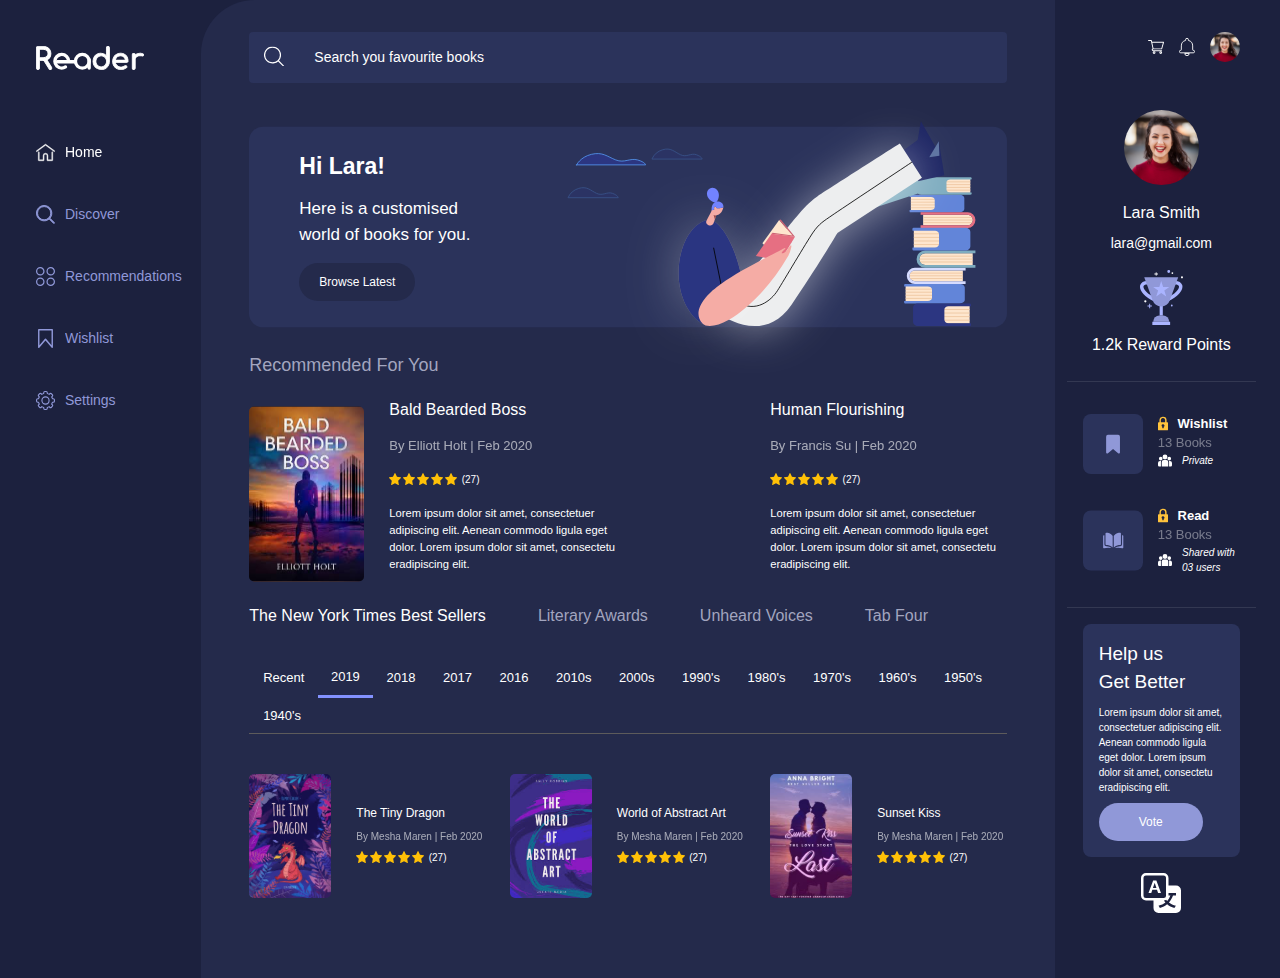
<file: index.html>
<!DOCTYPE html>
<html lang="en" dir="ltr">
  <head>
    <meta charset="UTF-8" />
    <meta name="viewport" content="width=device-width, initial-scale=1.0" />
    <title>Reader - Home</title>
    <link rel="icon" href="assets/imgs/head-logo.png" type="image/png" />

    <!-- Bootstrap CSS -->
    <link
      href="https://cdn.jsdelivr.net/npm/bootstrap@5.3.3/dist/css/bootstrap.min.css"
      rel="stylesheet"
      integrity="sha384-QWTKZyjpPEjISv5WaRU9OFeRpok6YctnYmDr5pNlyT2bRjXh0JMhjY6hW+ALEwIH"
      crossorigin="anonymous"
    />

    <!-- Custom CSS -->
    <link rel="stylesheet" href="style/style.css" />
  </head>
  <body>
    <div class="wss_dashboard p-0">
      <div class="row align-items-baseline w-100">
        <!-- Sidebar -->
        <aside class="col-md-2 wss_sidebar p-5 py-3">
          <header aria-label="Sidebar Header">
            <img
              src="assets/imgs/logo.svg"
              alt="Reader Logo"
              class="wss_img-logo"
            />
          </header>

          <nav
            class="mt-5 pt-3 sidebar-nav d-none d-lg-block d-xl-block"
            aria-label="Sidebar Navigation"
          >
            <ul class="nav flex-column">
              <li class="nav-item wss_nav-item">
                <a class="nav-link active" href="#">
                  <img
                    src="assets/imgs/home.svg"
                    alt="home"
                    width="19"
                    height="19"
                  />
                  <span class="d-none d-xxl-block d-xl-block d-lg-block"
                    >Home</span
                  >
                </a>
              </li>
              <li class="nav-item wss_nav-item">
                <a class="nav-link" href="#">
                  <img
                    src="assets/imgs/discover.svg"
                    alt="discover"
                    width="19"
                    height="19"
                  />
                  <span class="d-none d-xxl-block d-xl-block d-lg-block"
                    >Discover</span
                  >
                </a>
              </li>
              <li class="nav-item wss_nav-item">
                <a class="nav-link" href="#">
                  <img
                    src="assets/imgs/recommendations.svg"
                    alt="recommendations"
                    width="19"
                    height="19"
                  />
                  <span class="d-none d-xxl-block d-xl-block d-lg-block"
                    >Recommendations</span
                  >
                </a>
              </li>
              <li class="nav-item wss_nav-item">
                <a class="nav-link" href="#">
                  <img
                    src="assets/imgs/wishlist.svg"
                    alt="wishlist"
                    width="19"
                    height="19"
                  />
                  <span class="d-none d-xxl-block d-xl-block d-lg-block"
                    >Wishlist</span
                  >
                </a>
              </li>
              <li class="nav-item wss_nav-item">
                <a class="nav-link" href="#">
                  <img
                    src="assets/imgs/settings.svg"
                    alt="settings"
                    width="19"
                    height="19"
                  />
                  <span class="d-none d-xxl-block d-xl-block d-lg-block"
                    >Settings</span
                  >
                </a>
              </li>
            </ul>
          </nav>
        </aside>

        <!-- Main Content -->
        <main class="col-sm-12 col-md-12 col-lg-8 wss_main-content">
          <!-- Search Bar -->
          <nav class="wss_search-container" aria-label="Search Books">
            <input
              type="text"
              placeholder="Search you favourite books"
              class="wss_search-input"
            />
          </nav>

          <!-- Welcome Section -->
          <section class="wss_hero">
            <header class="wss_hero-left">
              <h2>Hi Lara!</h2>
              <p>Here is a customised world of books for you.</p>
              <button class="wss_btn-browse">Browse Latest</button>
            </header>
            <aside class="wss_hero-right">
              <img
                src="assets/imgs/img-hero.svg"
                alt="Welcome to your books world"
                class="wss_hero-img"
              />
            </aside>
          </section>

          <!-- Recommended Books -->
          <section class="wss_recommended-section mb-2">
            <h3>Recommended For You</h3>
            <div class="row wss_recommended-card">
              <article class="col-md-6 wss_book-card">
                <div class="card">
                  <img
                    src="assets/imgs/bald-1.svg"
                    class="img-fluid"
                    alt="Bald Bearded Boss"
                  />
                  <div class="card-body card-height p-0">
                    <h4 class="card-title">Bald Bearded Boss</h4>
                    <h5 class="wss_author">By Elliott Holt | Feb 2020</h5>
                    <h6 class="card-text">
                      <span class="text-warning">
                        <img src="assets/imgs/rating.svg" alt="5 star rating" />
                      </span>
                      <span class="text-rating">(27)</span>
                    </h6>
                    <p class="wss_description">
                      Lorem ipsum dolor sit amet, consectetuer adipiscing elit.
                      Aenean commodo ligula eget dolor. Lorem ipsum dolor sit
                      amet, consectetu eradipiscing elit.
                    </p>
                  </div>
                </div>
              </article>
              <article class="col-md-2"></article>
              <article class="col-md-4 wss_book-card">
                <div class="card">
                  <div class="card-body card-height p-0">
                    <h4 class="card-title">Human Flourishing</h4>
                    <h5 class="wss_author">By Francis Su | Feb 2020</h5>
                    <h6 class="card-text">
                      <span class="text-warning">
                        <img src="assets/imgs/rating.svg" alt="5 star rating" />
                      </span>
                      <span class="text-rating">(27)</span>
                    </h6>
                    <p class="wss_description">
                      Lorem ipsum dolor sit amet, consectetuer adipiscing elit.
                      Aenean commodo ligula eget dolor. Lorem ipsum dolor sit
                      amet, consectetu eradipiscing elit.
                    </p>
                  </div>
                </div>
              </article>
            </div>
          </section>

          <!-- Best Seller - Book Tabs -->
          <section class="wss_tabs-section">
            <ul class="nav nav-tabs mb-1" aria-label="Book Categories">
              <li class="nav-item wss_nav-bottom">
                <a class="nav-link active" href="#"
                  >The New York Times Best Sellers</a
                >
              </li>
              <li class="nav-item wss_nav-bottom">
                <a class="nav-link" href="#">Literary Awards</a>
              </li>
              <li class="nav-item wss_nav-bottom">
                <a class="nav-link" href="#">Unheard Voices</a>
              </li>
              <li class="nav-item wss_nav-bottom">
                <a class="nav-link" href="#">Tab Four</a>
              </li>
            </ul>
          </section>

          <!-- Years Navigation -->
          <section class="wss_years-navigation">
            <ul
              class="nav nav-tabs nav-tabs-years mb-3 mt-4"
              aria-label="Year-wise Book Tabs"
            >
              <li class="nav-item wss_nav-years">
                <a class="nav-link" href="#">Recent</a>
              </li>
              <li class="nav-item wss_nav-years">
                <a class="nav-link active" href="#">2019</a>
              </li>
              <li class="nav-item wss_nav-years">
                <a class="nav-link" href="#">2018</a>
              </li>
              <li class="nav-item wss_nav-years">
                <a class="nav-link" href="#">2017</a>
              </li>
              <li class="nav-item wss_nav-years">
                <a class="nav-link" href="#">2016</a>
              </li>
              <li class="nav-item wss_nav-years">
                <a class="nav-link" href="#">2010s</a>
              </li>
              <li class="nav-item wss_nav-years">
                <a class="nav-link" href="#">2000s</a>
              </li>
              <li class="nav-item wss_nav-years">
                <a class="nav-link" href="#">1990's</a>
              </li>
              <li class="nav-item wss_nav-years">
                <a class="nav-link" href="#">1980's</a>
              </li>
              <li class="nav-item wss_nav-years">
                <a class="nav-link" href="#">1970's</a>
              </li>
              <li class="nav-item wss_nav-years">
                <a class="nav-link" href="#">1960's</a>
              </li>
              <li class="nav-item wss_nav-years">
                <a class="nav-link" href="#">1950's</a>
              </li>
              <li class="nav-item wss_nav-years">
                <a class="nav-link" href="#">1940's</a>
              </li>
            </ul>
          </section>

          <!-- Books Grid -->
          <div class="row pt-4 pb-5 gap-sm-4 gap-md-0">
            <article class="col-md-4 wss_book-card">
              <div class="card">
                <img
                  src="assets/imgs/dragon.svg"
                  alt="The Tiny Dragon Book Cover"
                  class="img-fluid"
                />
                <div class="card-body px-0">
                  <h5 class="wss_book-name">The Tiny Dragon</h5>
                  <p class="wss_author-bottom">By Mesha Maren | Feb 2020</p>
                  <p class="card-text">
                    <span class="text-warning">
                      <img src="assets/imgs/rating.svg" alt="5 star rating" />
                    </span>
                    <span class="text-rating">(27)</span>
                  </p>
                </div>
              </div>
            </article>
            <article class="col-md-4 wss_book-card">
              <div class="card">
                <img
                  src="assets/imgs/abstract.svg"
                  alt="The Tiny Dragon Book Cover"
                  class="img-fluid"
                />
                <div class="card-body px-0">
                  <h5 class="wss_book-name">World of Abstract Art</h5>
                  <p class="wss_author-bottom">By Mesha Maren | Feb 2020</p>
                  <p class="card-text">
                    <span class="text-warning">
                      <img src="assets/imgs/rating.svg" alt="5 star rating" />
                    </span>
                    <span class="text-rating">(27)</span>
                  </p>
                </div>
              </div>
            </article>
            <article class="col-md-4 wss_book-card">
              <div class="card">
                <img
                  src="assets/imgs/kiss.svg"
                  alt="The Tiny Dragon Book Cover"
                  class="img-fluid"
                />
                <div class="card-body px-0">
                  <h5 class="wss_book-name">Sunset Kiss</h5>
                  <p class="wss_author-bottom">By Mesha Maren | Feb 2020</p>
                  <p class="card-text">
                    <span class="text-warning">
                      <img src="assets/imgs/rating.svg" alt="5 star rating" />
                    </span>
                    <span class="text-rating">(27)</span>
                  </p>
                </div>
              </div>
            </article>
          </div>
        </main>

        <!-- Right Sidebar/Profile Section -->
        <aside class="col-md-12 col-lg-2 col-sm-12 wss_profile-sidebars">
          <div class="wss_top-icons">
            <img
              src="assets/imgs/cart.svg"
              alt="Shopping Cart"
              class="img-second"
            />
            <img
              src="assets/imgs/bell.svg"
              alt="Notifications"
              class="img-second"
            />
            <img src="assets/imgs/icon-right.svg" alt="User Options" />
          </div>

          <div class="text-center mt-5">
            <img
              src="assets/imgs/profile-pic.svg"
              alt="Profile Picture of Lara Smith"
            />
            <p class="wss_profile-name mt-3">Lara Smith</p>
            <p class="wss_profile-email">lara@gmail.com</p>
          </div>

          <!-- Reward Section -->
          <div class="wss_reward-section">
            <img src="assets/imgs/champion.svg" alt="champion" />
            <p class="wss_reward-points my-2">1.2k Reward Points</p>
          </div>
          <hr />
          <!-- Wishlist and Read Info Box -->
          <div class="wss_info-box">
            <img src="assets/imgs/bookmark.svg" alt="bookmark" />
            <div class="wss_info-details">
              <strong
                ><img src="assets/imgs/lock.svg" alt="lock" />Wishlist</strong
              >
              <p>13 Books</p>
              <span><img src="assets/imgs/men.svg" alt="men" /> Private</span>
            </div>
          </div>

          <div class="wss_info-box">
            <img src="assets/imgs/read.svg" alt="read" />
            <div class="wss_info-details">
              <strong><img src="assets/imgs/lock.svg" alt="lock" />Read</strong>
              <p>13 Books</p>
              <span
                ><img src="assets/imgs/men.svg" alt="men" />Shared with 03
                users</span
              >
            </div>
          </div>
          <hr />
          <!-- Help Section -->
          <div class="wss_help-section">
            <p class="title">Help us Get Better</p>
            <p class="text-lorem">
              Lorem ipsum dolor sit amet, consectetuer adipiscing elit. Aenean
              commodo ligula eget dolor. Lorem ipsum dolor sit amet, consectetu
              eradipiscing elit.
            </p>
            <button class="wss_btn-custom">Vote</button>
          </div>
          <!-- Adding LTR/RTL Toggle Buttons  -->
          <header aria-label="Main Header" class="wss_header">
            <div class="d-flex justify-content-center align-items-center mb-3">
              <button class="wss_btn-toggle-dir wss_btn-custom">
                <svg
                  xmlns="http://www.w3.org/2000/svg"
                  width="40"
                  height="40"
                  fill="#fff"
                  class="bi bi-translate"
                  viewBox="0 0 16 16"
                >
                  <path
                    d="M4.545 6.714 4.11 8H3l1.862-5h1.284L8 8H6.833l-.435-1.286zm1.634-.736L5.5 3.956h-.049l-.679 2.022z"
                  />
                  <path
                    d="M0 2a2 2 0 0 1 2-2h7a2 2 0 0 1 2 2v3h3a2 2 0 0 1 2 2v7a2 2 0 0 1-2 2H7a2 2 0 0 1-2-2v-3H2a2 2 0 0 1-2-2zm2-1a1 1 0 0 0-1 1v7a1 1 0 0 0 1 1h7a1 1 0 0 0 1-1V2a1 1 0 0 0-1-1zm7.138 9.995q.289.451.63.846c-.748.575-1.673 1.001-2.768 1.292.178.217.451.635.555.867 1.125-.359 2.08-.844 2.886-1.494.777.665 1.739 1.165 2.93 1.472.133-.254.414-.673.629-.89-1.125-.253-2.057-.694-2.82-1.284.681-.747 1.222-1.651 1.621-2.757H14V8h-3v1.047h.765c-.318.844-.74 1.546-1.272 2.13a6 6 0 0 1-.415-.492 2 2 0 0 1-.94.31"
                  />
                </svg>
              </button>
            </div>
          </header>
        </aside>
      </div>
    </div>

    <!-- Bootstrap JS and Dependencies -->
    <script
      src="https://code.jquery.com/jquery-3.7.1.min.js"
      integrity="sha256-/JqT3SQfawRcv/BIHPThkBvs0OEvtFFmqPF/lYI/Cxo="
      crossorigin="anonymous"
    ></script>
    <script
      src="https://cdn.jsdelivr.net/npm/@popperjs/core@2.11.8/dist/umd/popper.min.js"
      integrity="sha384-I7E8VVD/ismYTF4hNIPjVp/Zjvgyol6VFvRkX/vR+Vc4jQkC+hVqc2pM8ODewa9r"
      crossorigin="anonymous"
    ></script>
    <script
      src="https://cdn.jsdelivr.net/npm/bootstrap@5.3.3/dist/js/bootstrap.min.js"
      integrity="sha384-0pUGZvbkm6XF6gxjEnlmuGrJXVbNuzT9qBBavbLwCsOGabYfZo0T0to5eqruptLy"
      crossorigin="anonymous"
    ></script>
    <!-- Custom JS -->
    <script src="script/script.js"></script>
  </body>
</html>
</file>
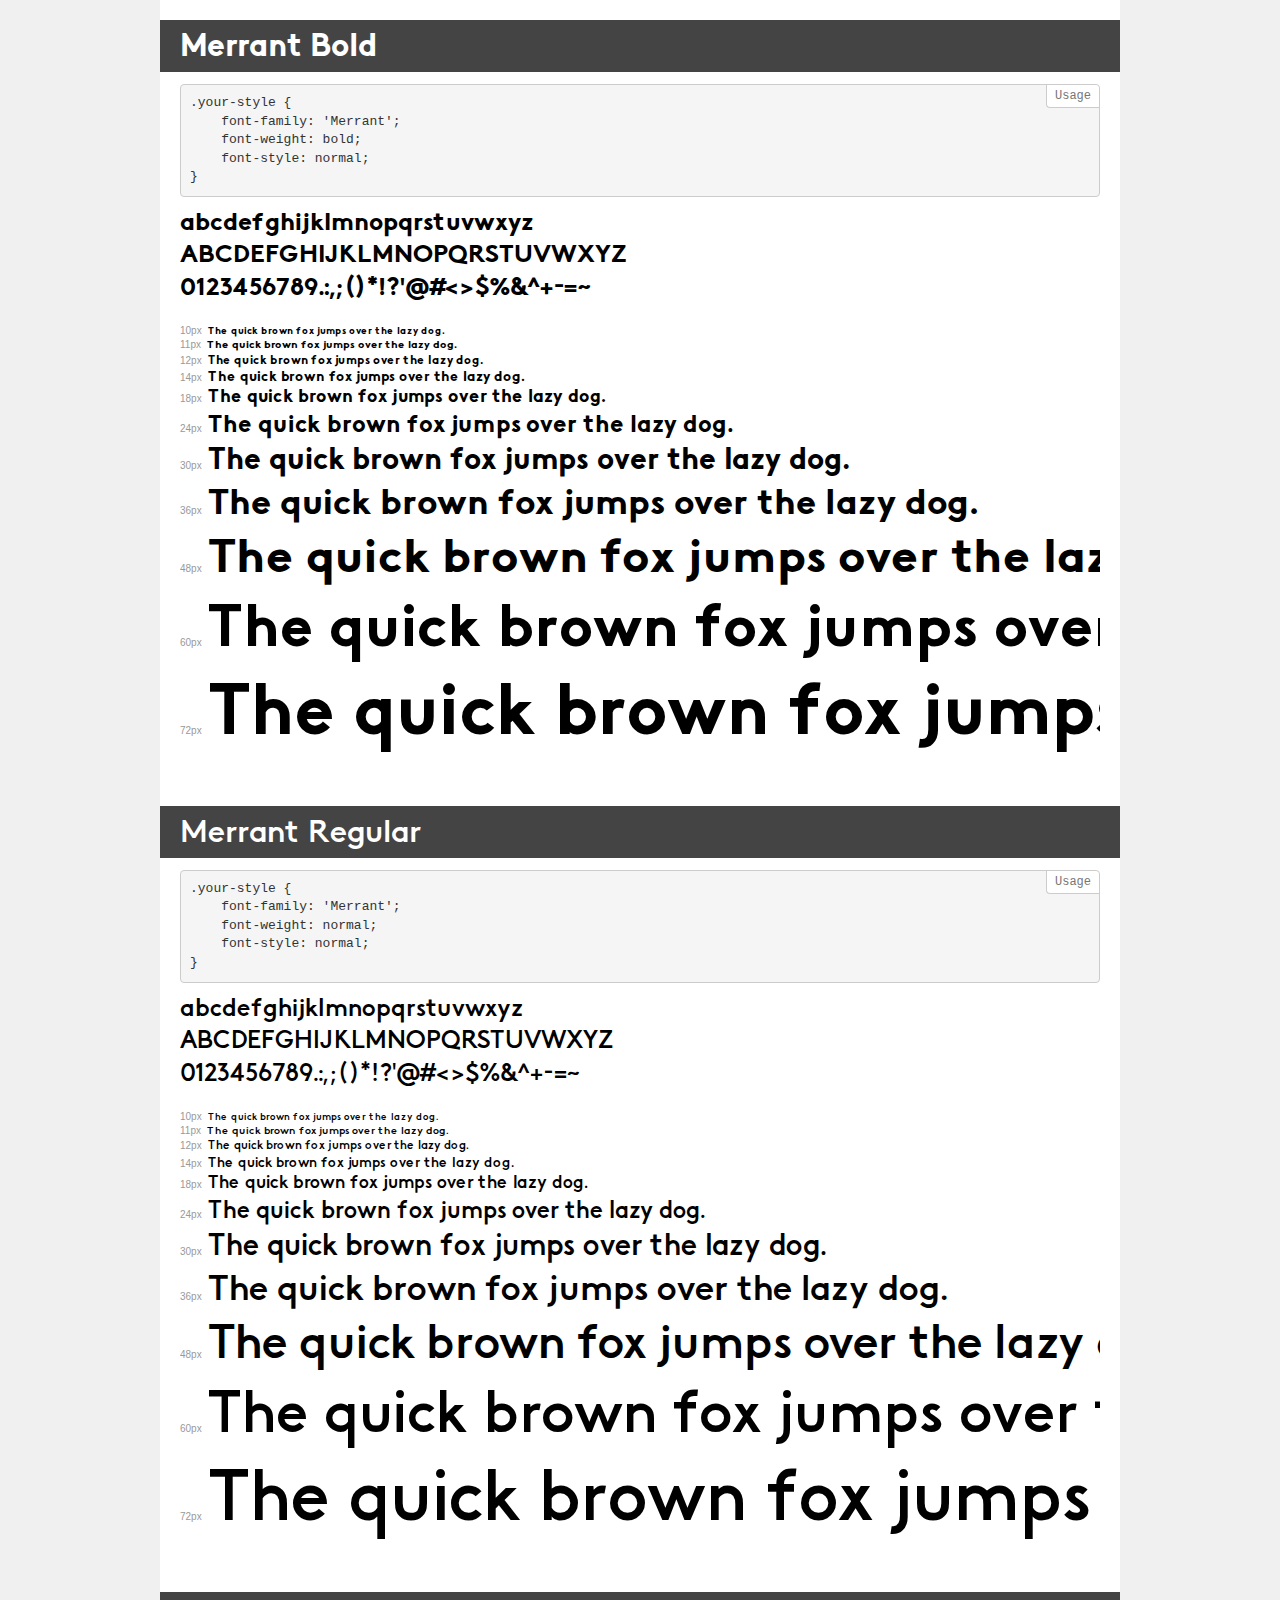
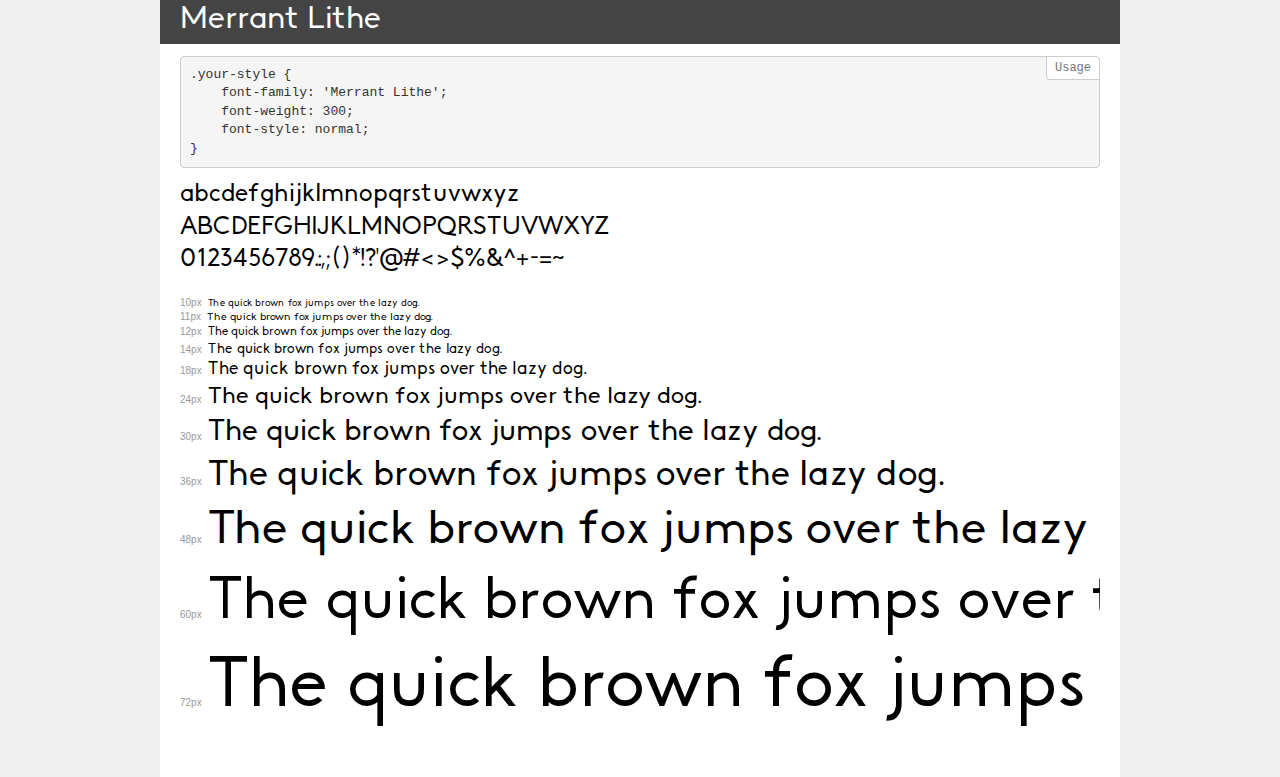
<file: assets/fonts/merrant/demo.html>
<!DOCTYPE html>
<html lang="en">
<head>
    <meta charset="utf-8">
    <meta http-equiv="X-UA-Compatible" content="IE=edge">
    <meta name="viewport" content="width=device-width, initial-scale=1">
    <meta name="robots" content="noindex, noarchive">
    <meta name="format-detection" content="telephone=no">
    <title>Transfonter demo</title>
    <link href="stylesheet.css" rel="stylesheet">
    <style>
        /*
        http://meyerweb.com/eric/tools/css/reset/
        v2.0 | 20110126
        License: none (public domain)
        */
        html, body, div, span, applet, object, iframe,
        h1, h2, h3, h4, h5, h6, p, blockquote, pre,
        a, abbr, acronym, address, big, cite, code,
        del, dfn, em, img, ins, kbd, q, s, samp,
        small, strike, strong, sub, sup, tt, var,
        b, u, i, center,
        dl, dt, dd, ol, ul, li,
        fieldset, form, label, legend,
        table, caption, tbody, tfoot, thead, tr, th, td,
        article, aside, canvas, details, embed,
        figure, figcaption, footer, header, hgroup,
        menu, nav, output, ruby, section, summary,
        time, mark, audio, video {
            margin: 0;
            padding: 0;
            border: 0;
            font-size: 100%;
            font: inherit;
            vertical-align: baseline;
        }
        /* HTML5 display-role reset for older browsers */
        article, aside, details, figcaption, figure,
        footer, header, hgroup, menu, nav, section {
            display: block;
        }
        body {
            line-height: 1;
        }
        ol, ul {
            list-style: none;
        }
        blockquote, q {
            quotes: none;
        }
        blockquote:before, blockquote:after,
        q:before, q:after {
            content: '';
            content: none;
        }
        table {
            border-collapse: collapse;
            border-spacing: 0;
        }
        /* demo styles */
        body {
            background: #f0f0f0;
            color: #000;
        }
        .page {
            background: #fff;
            width: 920px;
            margin: 0 auto;
            padding: 20px 20px 0 20px;
            overflow: hidden;
        }
        .font-container {
            overflow-x: auto;
            overflow-y: hidden;
            margin-bottom: 40px;
            line-height: 1.3;
            white-space: nowrap;
            padding-bottom: 5px;
        }
        h1 {
            position: relative;
            background: #444;
            font-size: 32px;
            color: #fff;
            padding: 10px 20px;
            margin: 0 -20px 12px -20px;
        }
        .letters {
            font-size: 25px;
            margin-bottom: 20px;
        }
        .s10:before {
            content: '10px';
        }
        .s11:before {
            content: '11px';
        }
        .s12:before {
            content: '12px';
        }
        .s14:before {
            content: '14px';
        }
        .s18:before {
            content: '18px';
        }
        .s24:before {
            content: '24px';
        }
        .s30:before {
            content: '30px';
        }
        .s36:before {
            content: '36px';
        }
        .s48:before {
            content: '48px';
        }
        .s60:before {
            content: '60px';
        }
        .s72:before {
            content: '72px';
        }
        .s10:before, .s11:before, .s12:before, .s14:before,
        .s18:before, .s24:before, .s30:before, .s36:before,
        .s48:before, .s60:before, .s72:before {
            font-family: Arial, sans-serif;
            font-size: 10px;
            font-weight: normal;
            font-style: normal;
            color: #999;
            padding-right: 6px;
        }
        pre {
            display: block;
            position: relative;
            padding: 9px;
            margin: 0 0 10px;
            font-family: Monaco, Menlo, Consolas, "Courier New", monospace;
            font-size: 13px;
            line-height: 1.428571429;
            color: #333;
            font-weight: normal;
            font-style: normal;
            background-color: #f5f5f5;
            border: 1px solid #ccc;
            overflow-x: auto;
            border-radius: 4px;
        }
        pre:after {
            display: block;
            position: absolute;
            right: 0;
            top: 0;
            content: 'Usage';
            line-height: 1;
            padding: 5px 8px;
            font-size: 12px;
            color: #767676;
            background-color: #fff;
            border: 1px solid #ccc;
            border-right: none;
            border-top: none;
            border-radius: 0 4px 0 4px;
            z-index: 10;
        }
        /* responsive */
        @media (max-width: 959px) {
            .page {
                width: auto;
                margin: 0;
            }
        }
    </style>
</head>
<body>
<div class="page">
    <div class="demo">
        <h1 style="font-family: 'Merrant'; font-weight: bold; font-style: normal;">Merrant Bold</h1>
        <pre>.your-style {
    font-family: 'Merrant';
    font-weight: bold;
    font-style: normal;
}</pre>
        <div class="font-container" style="font-family: 'Merrant'; font-weight: bold; font-style: normal;">
            <p class="letters">
                abcdefghijklmnopqrstuvwxyz<br>
ABCDEFGHIJKLMNOPQRSTUVWXYZ<br>
                0123456789.:,;()*!?'@#<>$%&^+-=~
            </p>
            <p class="s10" style="font-size: 10px;">The quick brown fox jumps over the lazy dog.</p>
            <p class="s11" style="font-size: 11px;">The quick brown fox jumps over the lazy dog.</p>
            <p class="s12" style="font-size: 12px;">The quick brown fox jumps over the lazy dog.</p>
            <p class="s14" style="font-size: 14px;">The quick brown fox jumps over the lazy dog.</p>
            <p class="s18" style="font-size: 18px;">The quick brown fox jumps over the lazy dog.</p>
            <p class="s24" style="font-size: 24px;">The quick brown fox jumps over the lazy dog.</p>
            <p class="s30" style="font-size: 30px;">The quick brown fox jumps over the lazy dog.</p>
            <p class="s36" style="font-size: 36px;">The quick brown fox jumps over the lazy dog.</p>
            <p class="s48" style="font-size: 48px;">The quick brown fox jumps over the lazy dog.</p>
            <p class="s60" style="font-size: 60px;">The quick brown fox jumps over the lazy dog.</p>
            <p class="s72" style="font-size: 72px;">The quick brown fox jumps over the lazy dog.</p>
        </div>
    </div>
    <div class="demo">
        <h1 style="font-family: 'Merrant'; font-weight: normal; font-style: normal;">Merrant Regular</h1>
        <pre>.your-style {
    font-family: 'Merrant';
    font-weight: normal;
    font-style: normal;
}</pre>
        <div class="font-container" style="font-family: 'Merrant'; font-weight: normal; font-style: normal;">
            <p class="letters">
                abcdefghijklmnopqrstuvwxyz<br>
ABCDEFGHIJKLMNOPQRSTUVWXYZ<br>
                0123456789.:,;()*!?'@#<>$%&^+-=~
            </p>
            <p class="s10" style="font-size: 10px;">The quick brown fox jumps over the lazy dog.</p>
            <p class="s11" style="font-size: 11px;">The quick brown fox jumps over the lazy dog.</p>
            <p class="s12" style="font-size: 12px;">The quick brown fox jumps over the lazy dog.</p>
            <p class="s14" style="font-size: 14px;">The quick brown fox jumps over the lazy dog.</p>
            <p class="s18" style="font-size: 18px;">The quick brown fox jumps over the lazy dog.</p>
            <p class="s24" style="font-size: 24px;">The quick brown fox jumps over the lazy dog.</p>
            <p class="s30" style="font-size: 30px;">The quick brown fox jumps over the lazy dog.</p>
            <p class="s36" style="font-size: 36px;">The quick brown fox jumps over the lazy dog.</p>
            <p class="s48" style="font-size: 48px;">The quick brown fox jumps over the lazy dog.</p>
            <p class="s60" style="font-size: 60px;">The quick brown fox jumps over the lazy dog.</p>
            <p class="s72" style="font-size: 72px;">The quick brown fox jumps over the lazy dog.</p>
        </div>
    </div>
    <div class="demo">
        <h1 style="font-family: 'Merrant Lithe'; font-weight: 300; font-style: normal;">Merrant Lithe</h1>
        <pre>.your-style {
    font-family: 'Merrant Lithe';
    font-weight: 300;
    font-style: normal;
}</pre>
        <div class="font-container" style="font-family: 'Merrant Lithe'; font-weight: 300; font-style: normal;">
            <p class="letters">
                abcdefghijklmnopqrstuvwxyz<br>
ABCDEFGHIJKLMNOPQRSTUVWXYZ<br>
                0123456789.:,;()*!?'@#<>$%&^+-=~
            </p>
            <p class="s10" style="font-size: 10px;">The quick brown fox jumps over the lazy dog.</p>
            <p class="s11" style="font-size: 11px;">The quick brown fox jumps over the lazy dog.</p>
            <p class="s12" style="font-size: 12px;">The quick brown fox jumps over the lazy dog.</p>
            <p class="s14" style="font-size: 14px;">The quick brown fox jumps over the lazy dog.</p>
            <p class="s18" style="font-size: 18px;">The quick brown fox jumps over the lazy dog.</p>
            <p class="s24" style="font-size: 24px;">The quick brown fox jumps over the lazy dog.</p>
            <p class="s30" style="font-size: 30px;">The quick brown fox jumps over the lazy dog.</p>
            <p class="s36" style="font-size: 36px;">The quick brown fox jumps over the lazy dog.</p>
            <p class="s48" style="font-size: 48px;">The quick brown fox jumps over the lazy dog.</p>
            <p class="s60" style="font-size: 60px;">The quick brown fox jumps over the lazy dog.</p>
            <p class="s72" style="font-size: 72px;">The quick brown fox jumps over the lazy dog.</p>
        </div>
    </div>
</div>
</body>
</html>
</file>
<file: assets/fonts/merrant/stylesheet.css>
@font-face {
    font-family: 'Merrant';
    src: url('Merrant-Bold.eot');
    src: local('Merrant Bold'), local('Merrant-Bold'),
        url('Merrant-Bold.eot?#iefix') format('embedded-opentype'),
        url('Merrant-Bold.woff2') format('woff2'),
        url('Merrant-Bold.woff') format('woff'),
        url('Merrant-Bold.ttf') format('truetype');
    font-weight: bold;
    font-style: normal;
}

@font-face {
    font-family: 'Merrant';
    src: url('Merrant-Regular.eot');
    src: local('Merrant Regular'), local('Merrant-Regular'),
        url('Merrant-Regular.eot?#iefix') format('embedded-opentype'),
        url('Merrant-Regular.woff2') format('woff2'),
        url('Merrant-Regular.woff') format('woff'),
        url('Merrant-Regular.ttf') format('truetype');
    font-weight: normal;
    font-style: normal;
}

@font-face {
    font-family: 'Merrant Lithe';
    src: url('Merrant-Lithe.eot');
    src: local('Merrant Lithe'), local('Merrant-Lithe'),
        url('Merrant-Lithe.eot?#iefix') format('embedded-opentype'),
        url('Merrant-Lithe.woff2') format('woff2'),
        url('Merrant-Lithe.woff') format('woff'),
        url('Merrant-Lithe.ttf') format('truetype');
    font-weight: 300;
    font-style: normal;
}
</file>
<file: style/style.css>
/* Basic Reset */
* {
  margin: 0;
  padding: 0;
  -webkit-box-sizing: border-box;
  box-sizing: border-box;
}
/* Fonts */
@font-face {
  font-family: "Cabin";
  src: url("assets/fonts/Cabin/static/Cabin-Regular.ttf") format("ttf");
  font-weight: normal;
  font-style: normal;
}
@font-face {
  font-family: "Merrant";
  src: url("assets/fonts/merrant/Merrant-Regular.ttf") format("ttf");
  font-weight: normal;
  font-style: normal;
}

/* Define CSS Variables */
:root {
  --background-color: #1c213e;
  --text-color: #ffffff;
  --shadow-color: #242a4b;
  --dimmed-text: #9098d8;
  --display-color: #2b335b;
  --text-grey: #a2a5bf;
}

/* Body */
body {
  background-color: var(--background-color);
  color: var(--text-color);
  font-family: "Merrant", sans-serif;
}

/** Sidebar **/

.wss_sidebar .nav {
  gap: 25px;
  -webkit-box-pack: center;
  -ms-flex-pack: center;
  justify-content: center;
}

.wss_nav-item .nav-link {
  color: var(--dimmed-text);
  text-decoration: none;
  font-family: "Merrant", sans-serif;
  font-size: 14px;
  display: -webkit-box;
  display: -ms-flexbox;
  display: flex;
  -webkit-box-align: center;
  -ms-flex-align: center;
  align-items: center;
  gap: 10px;
  padding: 0.5rem 0;
}
.wss_nav-item .nav-link:hover,
.wss_nav-item .nav-link.active {
  color: var(--text-color);
  -webkit-filter: invert(6%) sepia(1%) saturate(0%) hue-rotate(270deg)
    brightness(164%) contrast(100%);
  filter: invert(6%) sepia(1%) saturate(0%) hue-rotate(270deg) brightness(164%)
    contrast(100%);
}
.wss_nav-item .nav-link span {
  font-family: "Merrant", sans-serif;
  font-size: 14px;
  width: auto;
  white-space: pre-wrap;
  overflow: hidden;
  -o-text-overflow: ellipsis;
  text-overflow: ellipsis;
  text-overflow: ellipsis;
  width: 120px;
}

span.d-none.d-xxl-block.d-xl-block.d-lg-block {}

/* Main Content Styling */
.wss_main-content {
  padding: 2rem 3rem;
  background: var(--shadow-color);
  border-radius: 54px 0px 0px 0px;
}
hr {
  background-color: var(--text-color);
  opacity: 0.1;
}
/** Search Bar **/
.wss_search-container {
  position: relative;
}
.wss_search-input {
  padding: 15px 40px 15px 65px;
  width: 100%;
  background-color: var(--display-color);
  border: none;
  color: var(--text-color);
  border-radius: 4px;
  font-family: "Merrant", sans-serif;
  font-size: 14px;
}
.wss_search-input::-webkit-input-placeholder {
  color: var(--text-color);
}
.wss_search-input::-moz-placeholder {
  color: var(--text-color);
}
.wss_search-input:-ms-input-placeholder {
  color: var(--text-color);
}
.wss_search-input::-ms-input-placeholder {
  color: var(--text-color);
}
.wss_search-input::placeholder {
  color: var(--text-color);
}
.sidebar-nav.hidden {
  display: none !important;
}

.wss_search-container::before {
  content: url("../assets/imgs/search-icon.svg");
  position: absolute;
  left: 15px;
  top: 55%;
  -webkit-transform: translateY(-50%);
  -ms-transform: translateY(-50%);
  transform: translateY(-50%);
  pointer-events: none;
}
/** Welcome Section **/
.wss_hero {
  display: -webkit-box;
  display: -ms-flexbox;
  display: flex;
  -webkit-box-pack: justify;
  -ms-flex-pack: justify;
  justify-content: space-between;
  -webkit-box-align: center;
  -ms-flex-align: center;
  align-items: center;
  padding: 0px 0px 0px 50px;
  background: url("../assets/imgs/bg-hero.svg");
  background-size: 100% 100%;
  background-position: center;
  border-radius: 15px;
  background-repeat: no-repeat;
  margin-top: -2rem;
}
.wss_hero-left {
  -webkit-box-flex: 2;
  -ms-flex: 2;
  flex: 2;
}
.wss_hero-left h2 {
  font-size: 23px;
  font-family: "Merrant", sans-serif;
  margin-bottom: 1rem;
  font-weight: 600;
}
.wss_hero-left p {
  font-size: 17px;
  font-family: "Cabin", sans-serif;
  margin-bottom: 1rem;
  width: 12rem;
}
.wss_btn-browse {
  background-color: var(--shadow-color);
  padding: 10px 20px;
  border-radius: 50px;
  border: none;
  color: var(--text-color);
  font-family: "Merrant", sans-serif;
  font-size: 12px;
  cursor: pointer;
}
.wss_hero-right {
  -webkit-box-flex: 3;
  -ms-flex: 3;
  flex: 3;
  text-align: center;
  padding-top: 0px;
}
.wss_hero-img {
  max-width: 100%;
  height: auto;
  width: 90%;
  margin-top: 2rem;
}

/** Recommended Books **/
.wss_recommended-section {
  margin-top: -3rem;
}
.wss_recommended-section h3 {
  font-size: 18px;
  color: var(--text-grey);
  margin-bottom: 1.5rem;
}
.wss_recommended-section .card-text {
  margin-bottom: 0.5rem;
}
.wss_recommended-section .text-rating {
  font-size: 18px;
  color: var(--text-grey);
  margin-bottom: 1.5rem;
}
.wss_book-card .card {
  background-color: transparent;
  border: none;
  border-radius: 10px;
  -webkit-box-orient: horizontal;
  -webkit-box-direction: normal;
  -ms-flex-direction: row;
  flex-direction: row;
  gap: 25px;
}
.wss_book-card .card-title {
  font-size: 16px;
  font-family: "Cabin", sans-serif;
  margin-bottom: 0.5rem;
  color: var(--text-color);
}
.wss_author {
  opacity: 0.6;
  font-size: 13px;
  font-family: "Cabin", sans-serif;
  margin-bottom: 0.3rem;
  color: var(--text-color);
}
.wss_description {
  font-size: 0.7rem;
  font-family: "Merrant", sans-serif;
  color: var(--text-color);
}

/** Tabs Section **/
.wss_tabs-section .nav-tabs {
  gap: 20px;
  border-bottom: none;
}
.wss_tabs-section .nav-link {
  color: var(--text-grey);
  border: none;
  font-size: 16px;
}
.wss_tabs-section .nav-link.active {
  color: var(--text-color);
  background: transparent;
  padding-left: 0;
}
.card-height {
  display: flex;
  flex-direction: column;
  justify-content: space-between;
  gap: 10px;
}
.wss_nav-years .nav-link {
  color: var(--text-color);
  font-family: "Cabin", sans-serif;
  font-size: 13px;
  padding: 0.5rem 0.8rem;
}
.wss_nav-years .nav-link.active {
  background: transparent;
  border: none;
  color: var(--text-color);
  border-bottom: 3px solid #8392ff;
}

.nav-tabs-years {
  border-bottom: var(--bs-nav-tabs-border-width) solid #5d5b5b;
}
.wss_author-bottom {
  opacity: 0.6;
  font-size: 10px;
  font-family: "Cabin", sans-serif;
  margin-bottom: 0rem;
  color: var(--text-color);
}
.wss_book-card .text-rating {
  font-size: 10px;
  color: var(--text-color);
  font-family: "Merrant", sans-serif;
}
/** Books Grid **/

.wss_book-card .wss_book-name {
  font-size: 12px;
  margin-top: 1rem;
  color: var(--text-color);
  font-family: "Cabin", sans-serif;
}

/** Profile Sidebar **/
.wss_profile-sidebar {
  padding: 0;
}
.wss_profile-name {
  font-size: 16px;
  font-family: "Cabin", sans-serif;
  margin-bottom: 0.5rem;
}

.wss_profile-email {
  font-size: 14px;
  color: var(--text-color);
  font-family: "Cabin", sans-serif;
}
.wss_top-icons img {
  cursor: pointer;
}
.img-second {
  width: 16px;
}
.wss_btn-toggle-dir {
  background: none;
  border: none;
}

.wss_top-icons {
  display: -webkit-box;
  display: -ms-flexbox;
  display: flex;
  -webkit-box-pack: end;
  -ms-flex-pack: end;
  justify-content: end;
  gap: 15px;
  margin-top: 1rem;
  margin-right: 1rem;
}
.wss_reward-section {
  display: -webkit-box;
  display: -ms-flexbox;
  display: flex;
  -webkit-box-pack: center;
  -ms-flex-pack: center;
  justify-content: center;
  -webkit-box-align: center;
  -ms-flex-align: center;
  align-items: center;
  -webkit-box-orient: vertical;
  -webkit-box-direction: normal;
  -ms-flex-direction: column;
  flex-direction: column;
}
.wss_reward-points {
  font-size: 16px;
  font-family: "Cabin", sans-serif;
}
/** Info Boxes and Help Section **/
.wss_info-box {
  padding: 1rem;
  border-radius: 8px;
  display: none;
  display: -ms-flexbox;
  display: flex;
  gap: 15px;
}
.wss_help-section button {
  background-color: var(--shadow-color);
  padding: 10px 40px;
  border: none;
  color: var(--text-color);
  cursor: pointer;
  background: #9098d8;
  border-radius: 50px;
  width: -webkit-max-content;
  width: -moz-max-content;
  width: max-content;
  font-size: 12px;
  font-family: "Merrant", sans-serif;
}
.wss_info-box strong {
  font-family: "Cabin", sans-serif;
  font-size: 13px;
  display: -webkit-box;
  display: -ms-flexbox;
  display: flex;
  gap: 10px;
}
.wss_info-box p {
  font-family: "Cabin", sans-serif;
  font-size: 13px;
  display: -webkit-box;
  display: -ms-flexbox;
  display: flex;
  gap: 10px;
  opacity: 0.4;
  margin-bottom: 0px;
}
.wss_info-box span {
  font-family: "Cabin", sans-serif;
  font-size: 10px;
  display: -webkit-box;
  display: -ms-flexbox;
  display: flex;
  gap: 10px;
  margin-bottom: 0px;
  font-style: italic;
}
.wss_info-details {
  display: -ms-flexbox;
  -ms-flex-direction: column;
  -webkit-box-pack: space-evenly;
  -ms-flex-pack: space-evenly;
}
.wss_help-section {
  padding: 1rem;
  border-radius: 8px;
  margin-bottom: 1rem;
  display: -webkit-box;
  display: -ms-flexbox;
  display: flex;
  gap: 8px;
  -webkit-box-orient: vertical;
  -webkit-box-direction: normal;
  -ms-flex-direction: column;
  flex-direction: column;
  background: #2b335b;
  margin: 0rem 1rem 1rem;
}
.wss_help-section .title {
  font-size: 19px;
  font-family: "Merrant", sans-serif;
  width: 6rem;
  margin-bottom: 0;
}
.wss_help-section .text-lorem {
  font-family: "Cabin", sans-serif;
  font-size: 10px;
  margin-bottom: 0;
}
.wss_info-box img {
  max-width: 60px;
}
/* Responsive Styles */
@media (max-width: 992px) {
  .wss_sidebar .nav {
    gap: 25px;
    -webkit-box-pack: center;
    -ms-flex-pack: center;
    justify-content: center;
    -webkit-box-align: center;
    -ms-flex-align: center;
    align-items: center;
  }
  .nav-tabs-years {
    -webkit-box-orient: vertical;
    -webkit-box-direction: normal;
    -ms-flex-direction: column;
    flex-direction: column;
    text-align: center;
    -webkit-box-align: center;
    -ms-flex-align: center;
    align-items: center;
    height: 100px;
  }
  .wss_sidebar {
    min-height: auto;
    width: auto;
    width: 100%;
    -webkit-box-pack: center;
    -ms-flex-pack: center;
    justify-content: center;
    display: -webkit-box;
    display: -ms-flexbox;
    display: flex;
    -webkit-box-orient: vertical;
    -webkit-box-direction: normal;
    -ms-flex-direction: column;
    flex-direction: column;
  }
}
@media (max-width: 768px) {
  .wss_hero {
    -webkit-box-orient: vertical;
    -webkit-box-direction: normal;
    -ms-flex-direction: column;
    flex-direction: column;
    -webkit-box-align: center;
    -ms-flex-align: center;
    align-items: center;
    margin-top: 2rem;
    background: none;
  }
  .wss_hero button {
    background: var(--background-color);
  }
  .wss_hero-right {
    margin-top: 1rem;
  }
  .wss_sidebar .nav {
    gap: 25px;
    -webkit-box-pack: center;
    -ms-flex-pack: center;
    justify-content: center;
    -webkit-box-align: center;
    -ms-flex-align: center;
    align-items: center;
  }
  .nav-tabs-years {
    -webkit-box-orient: vertical;
    -webkit-box-direction: normal;
    -ms-flex-direction: column;
    flex-direction: column;
    text-align: center;
    -webkit-box-align: center;
    -ms-flex-align: center;
    align-items: center;
    overflow-y: scroll;
  }
  .wss_sidebar {
    min-height: auto;
    width: auto;
    width: 100%;
    -webkit-box-pack: center;
    -ms-flex-pack: center;
    justify-content: center;
    display: -webkit-box;
    display: -ms-flexbox;
    display: flex;
    -webkit-box-orient: vertical;
    -webkit-box-direction: normal;
    -ms-flex-direction: column;
    flex-direction: column;
  }
}
@media (max-width: 600px) {
  .wss_sidebar .nav {
    gap: 25px;
    -webkit-box-pack: center;
    -ms-flex-pack: center;
    justify-content: center;
    -webkit-box-align: center;
    -ms-flex-align: center;
    align-items: center;
  }
  .nav-tabs-years {
    -webkit-box-orient: vertical;
    -webkit-box-direction: normal;
    -ms-flex-direction: column;
    flex-direction: column;
    text-align: center;
    -webkit-box-align: center;
    -ms-flex-align: center;
    align-items: center;
    overflow-y: scroll;
  }
  .wss_tabs-section .nav-tabs {
    gap: 20px;
    border-bottom: none;
    margin-bottom: 0;
    -webkit-box-pack: center;
    -ms-flex-pack: center;
    justify-content: center;
    -webkit-box-align: center;
    -ms-flex-align: center;
    align-items: center;
    text-align: center;
  }
  .wss_recommended-section {
    margin-top: 0px;
  }
  .wss_sidebar {
    min-height: auto;
    width: auto;
    width: 100%;
    -webkit-box-pack: center;
    -ms-flex-pack: center;
    justify-content: center;
    display: -webkit-box;
    display: -ms-flexbox;
    display: flex;
    -webkit-box-orient: vertical;
    -webkit-box-direction: normal;
    -ms-flex-direction: column;
    flex-direction: column;
  }
}
</file>
